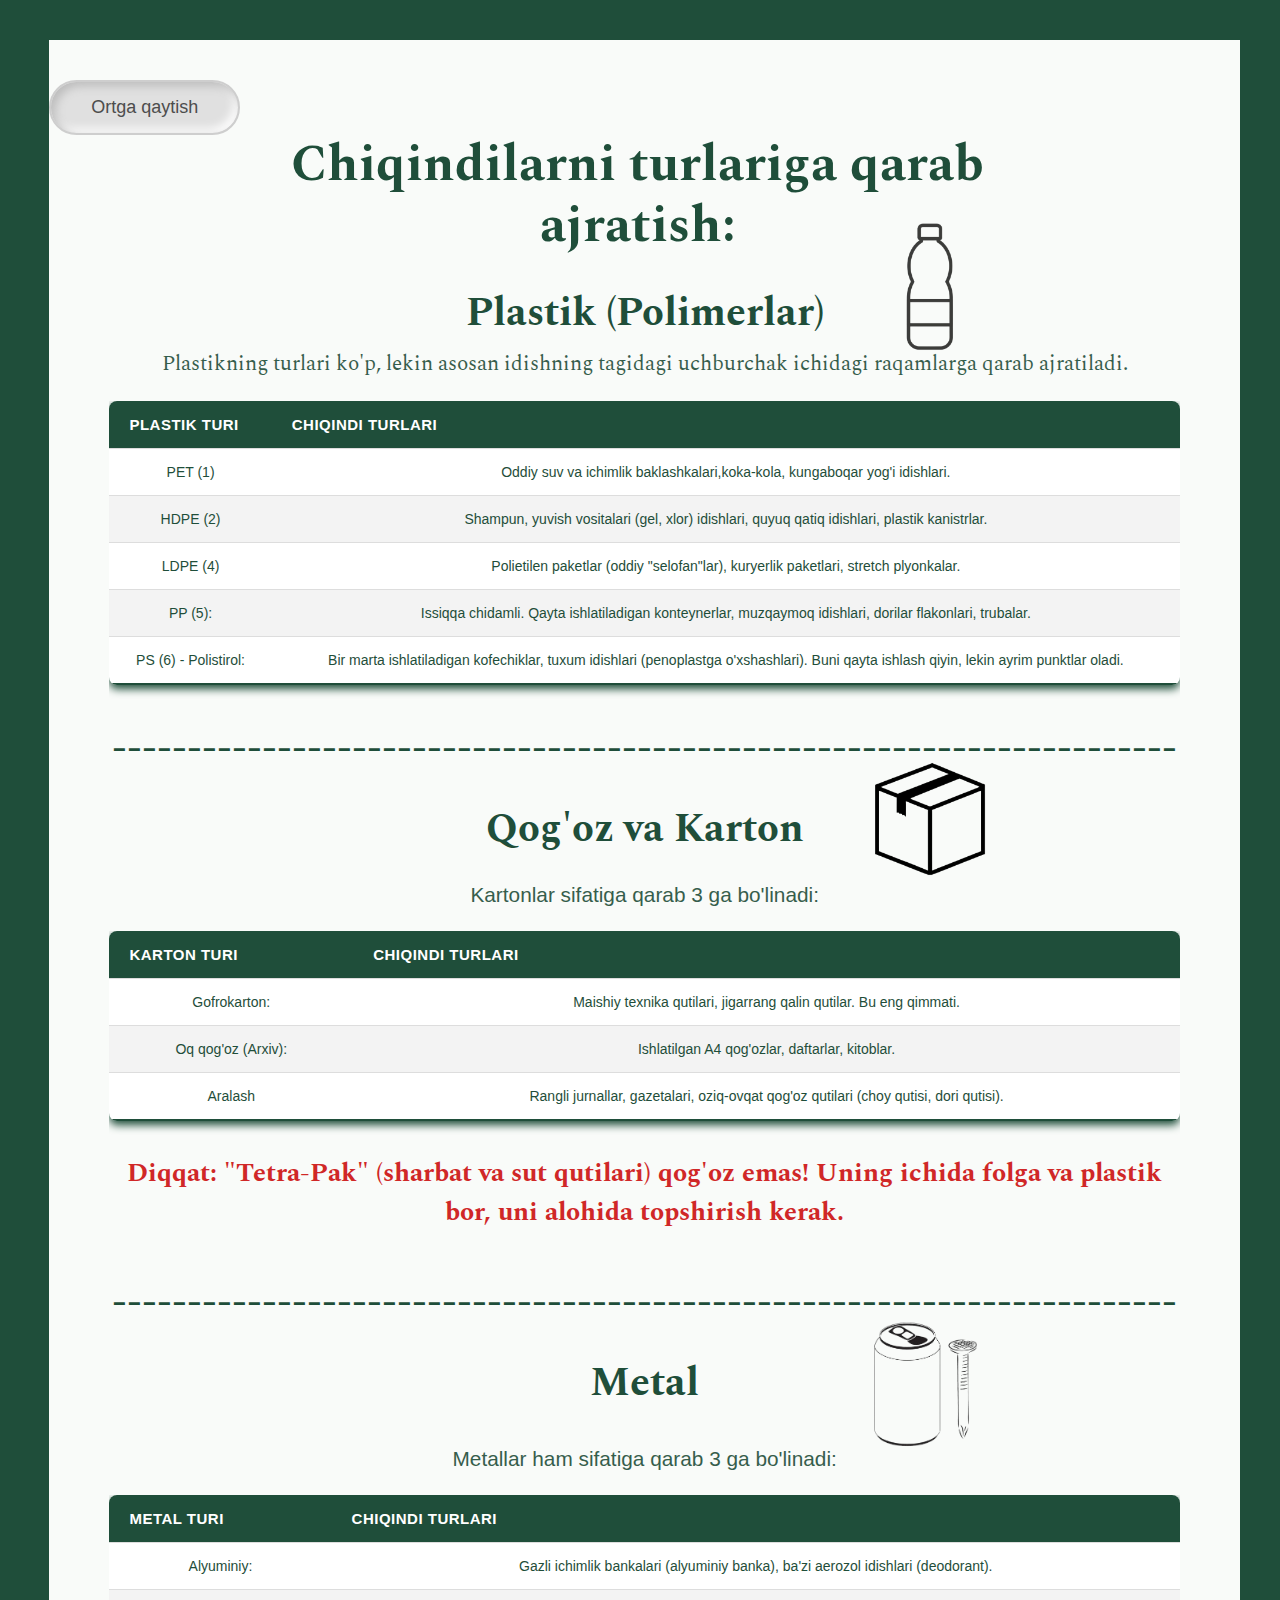
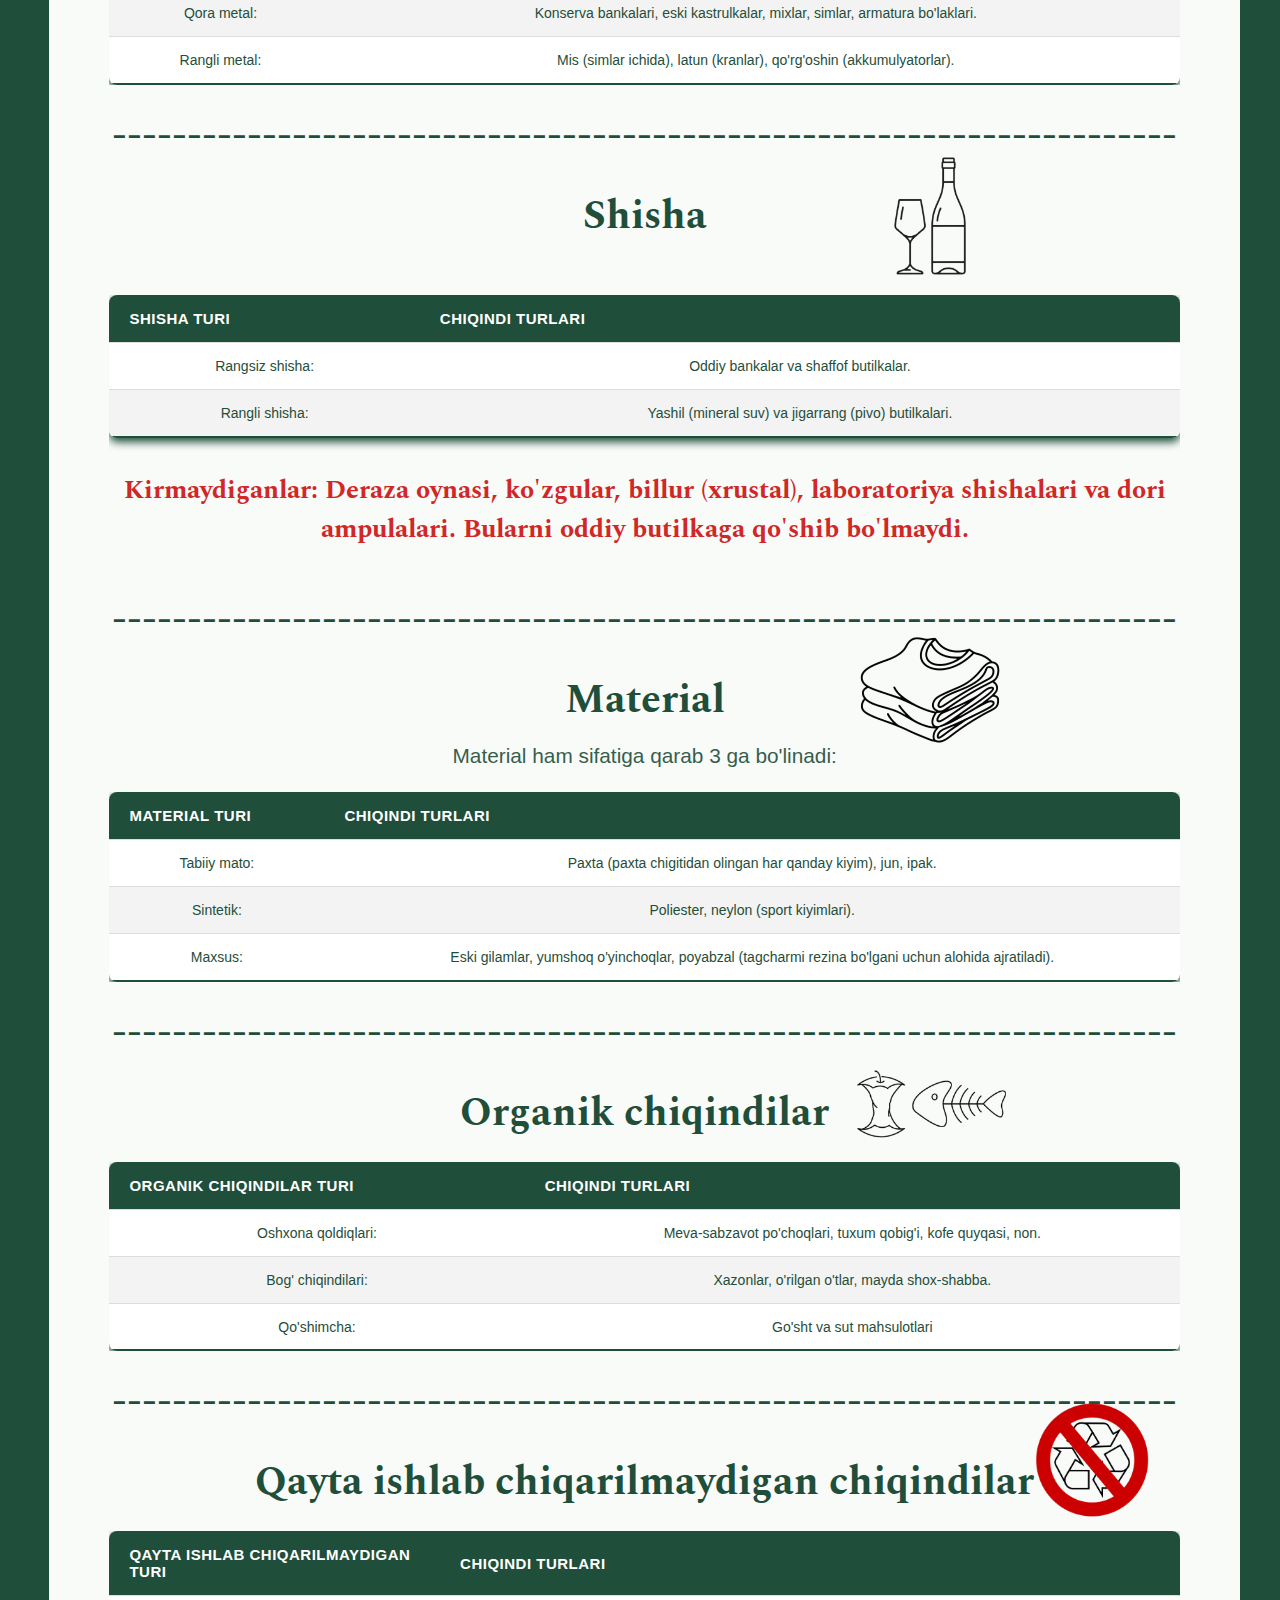
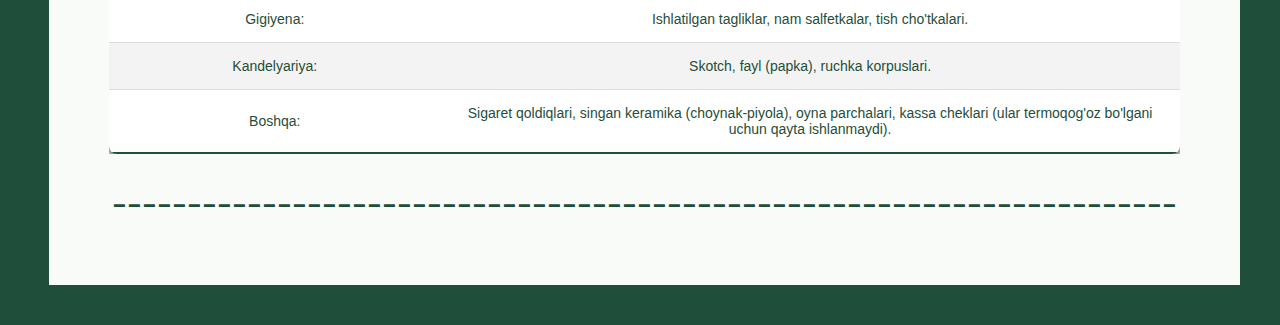
<file: ajratish.html>
<!DOCTYPE html>
<html lang="uz">
<head>
    <meta charset="UTF-8">
    <meta name="viewport" content="width=device-width, initial-scale=1.0">
    <title>Gaia - Nurturing Our Planet</title>
    <link rel="stylesheet" href="ajratish.css">
    <link href="https://fonts.googleapis.com/css2?family=Spectral:wght@300;500;700&display=swap" rel="stylesheet">
</head>
<body>
<header>
    <div class="nav-right">
        <button class="join-btn">Join us</button>
    </div>
</header>
    <main class="hero-section">
        <div class="full-width-content">
                            <button class="neu-button" style="margin-top:30px"  onclick="goBack()">Ortga qaytish</button>
            <h1>Chiqindilarni turlariga qarab ajratish:</h1>
             <h2>Plastik (Polimerlar)</h2>
                             <div class="belgicha" style="margin-top: -40px;margin-left:120px;">
            <img src="butilka-removebg-preview.png">
        </div>
             <p>Plastikning turlari ko'p, lekin asosan idishning tagidagi uchburchak ichidagi raqamlarga qarab ajratiladi.</p>
                <div class="table-container">
                    <table class="waste-table">
                        <thead>
                            <tr>
                                <th>Plastik turi</th>
                                <th>Chiqindi turlari</th>
                            </tr>
                        </thead>
                        <tbody>
                            <tr>
                                <td>PET (1)</td>
                                <td>Oddiy suv va ichimlik baklashkalari,koka-kola, kungaboqar yog'i idishlari.</td>

                            </tr>
                            <tr>
                                <td>HDPE (2)</td>
                                <td>Shampun, yuvish vositalari (gel, xlor) idishlari, quyuq qatiq idishlari, plastik kanistrlar.</td>

                            </tr>
                            <tr>
                                <td>LDPE (4)</td>
                                <td>Polietilen paketlar (oddiy "selofan"lar), kuryerlik paketlari, stretch plyonkalar.</td>

                            </tr>
                            <tr>
                                <td>PP (5):</td>
                                <td>Issiqqa chidamli. Qayta ishlatiladigan konteynerlar, muzqaymoq idishlari, dorilar flakonlari, trubalar.</td>

                            </tr>
                            <tr>

                               <td>PS (6) - Polistirol:</td>
                                <td>Bir marta ishlatiladigan kofechiklar, tuxum idishlari (penoplastga o'xshashlari). Buni qayta ishlash qiyin, lekin ayrim punktlar oladi.</td>

                            </tr>
                            <tr>
        
                        </tbody>
                    </table>
<div class="full-width-content">
    <p><br></p>
    <h2>-----------------------------------------------------------------------</h2>
</div>
                                 <h2>Qog'oz va Karton</h2>
                 <div class="belgicha" style="margin-top: -20px;margin-left:120px;">
            <img src="box-removebg-preview.png">
        </div>
             <p>Kartonlar sifatiga qarab 3 ga bo'linadi:</p>
                <div class="table-container">
                    <table class="waste-table">
                        <thead>
                            <tr>
                                <th>Karton turi</th>
                                <th>Chiqindi turlari</th>
                            </tr>
                        </thead>
                        <tbody>
                            <tr>
                                <td>Gofrokarton:</td>
                                <td>Maishiy texnika qutilari, jigarrang qalin qutilar. Bu eng qimmati.</td>

                            </tr>
                            <tr>
                                <td>Oq qog'oz (Arxiv):</td>
                                <td>Ishlatilgan A4 qog'ozlar, daftarlar, kitoblar.</td>

                            </tr>
                            <tr>
                                <td>Aralash</td>
                                <td>Rangli jurnallar, gazetalari, oziq-ovqat qog'oz qutilari (choy qutisi, dori qutisi).</td>

                            </tr>
                            <tr>
 
                        </tbody>
                    </table>
      <div class="red">
        <p><br></p>
        <h3>Diqqat: "Tetra-Pak" (sharbat va sut qutilari) qog'oz emas! Uning ichida folga va plastik bor, uni alohida topshirish kerak.</h3>
      </div>              
 
                </div>
                <div class="full-width-content">
    
    <h2>-----------------------------------------------------------------------</h2>
</div>

                                <h2>Metal</h2>
                 <div class="belgicha" style="margin-top: -10px;margin-left:120px;">
            <img src="metalla-removebg-preview.png">
        </div>
             <p>Metallar ham sifatiga qarab 3 ga bo'linadi:</p>
                <div class="table-container">
                    <table class="waste-table">
                        <thead>
                            <tr>
                                <th>Metal turi</th>
                                <th>Chiqindi turlari</th>
                            </tr>
                        </thead>
                        <tbody>
                            <tr>
                                <td>Alyuminiy:</td>
                                <td>Gazli ichimlik bankalari (alyuminiy banka), ba'zi aerozol idishlari (deodorant).</td>

                            </tr>
                            <tr>
                                <td>Qora metal:</td>
                                <td>Konserva bankalari, eski kastrulkalar, mixlar, simlar, armatura bo'laklari.</td>

                            </tr>
                            <tr>
                                <td>Rangli metal:</td>
                                <td>Mis (simlar ichida), latun (kranlar), qo'rg'oshin (akkumulyatorlar).</td>

                            </tr>
                            <tr>
 
                        </tbody>
                    </table>            
 
                </div>
                <div class="full-width-content">
    
    <h2>-----------------------------------------------------------------------</h2>
</div>


                                <h2>Shisha</h2>
                 <div class="belgicha" style="margin-top: -10px;margin-left:120px;">
            <img src="shishaidiw-removebg-preview.png">
        </div>
                <div class="table-container">
                    <table class="waste-table">
                        <thead>
                            <tr>
                                <th>Shisha turi</th>
                                <th>Chiqindi turlari</th>
                            </tr>
                        </thead>
                        <tbody>
                            <tr>
                                <td>Rangsiz shisha:</td>
                                <td>Oddiy bankalar va shaffof butilkalar.</td>

                            </tr>
                            <tr>
                                <td>Rangli shisha:</td>
                                <td>Yashil (mineral suv) va jigarrang (pivo) butilkalari.</td>

                            </tr>

 
                        </tbody>
                    </table>            
       <div class="red">
        <p><br></p>
        <h3>Kirmaydiganlar: Deraza oynasi, ko'zgular, billur (xrustal), laboratoriya shishalari va dori ampulalari. Bularni oddiy butilkaga qo'shib bo'lmaydi.</h3>
      </div>            
                </div>
                <div class="full-width-content">
    
    <h2>-----------------------------------------------------------------------</h2>
</div>

                               <h2>Material</h2>
              <div class="belgiw" style="margin-top: 50px;margin-left:120px;margin-bottom:-60px">
            <img src="cloth-removebg-preview.png">
        </div>
             <p>Material ham sifatiga qarab 3 ga bo'linadi:</p>
                <div class="table-container">
                    <table class="waste-table">
                        <thead>
                            <tr>
                                <th>Material turi</th>
                                <th>Chiqindi turlari</th>
                            </tr>
                        </thead>
                        <tbody>
                            <tr>
                                <td>Tabiiy mato:</td>
                                <td>Paxta (paxta chigitidan olingan har qanday kiyim), jun, ipak.</td>

                            </tr>
                            <tr>
                                <td>Sintetik:</td>
                                <td>Poliester, neylon (sport kiyimlari).</td>

                            </tr>
                            <tr>
                                <td>Maxsus:</td>
                                <td>Eski gilamlar, yumshoq o'yinchoqlar, poyabzal (tagcharmi rezina bo'lgani uchun alohida ajratiladi).</td>

                            </tr>
                            <tr>
 
                        </tbody>
                    </table>            
 
                </div>
                <div class="full-width-content">
    
    <h2>-----------------------------------------------------------------------</h2>
</div>



                               <h2>Organik chiqindilar</h2>
                 <div class="belgi" style="margin-top: -40px;margin-left:120px;">
            <img src="organik-removebg-preview.png">
        </div>
                <div class="table-container">
                    <table class="waste-table">
                        <thead>
                            <tr>
                                <th>Organik chiqindilar turi</th>
                                <th>Chiqindi turlari</th>
                            </tr>
                        </thead>
                        <tbody>
                            <tr>
                                <td>Oshxona qoldiqlari:</td>
                                <td>Meva-sabzavot po'choqlari, tuxum qobig'i, kofe quyqasi, non.</td>

                            </tr>
                            <tr>
                                <td>Bog' chiqindilari:</td>
                                <td>Xazonlar, o'rilgan o'tlar, mayda shox-shabba.</td>

                            </tr>
                            <tr>
                                <td>Qo'shimcha:</td>
                                <td>Go'sht va sut mahsulotlari</td>

                            </tr>
                            <tr>
 
                        </tbody>
                    </table>            
 
                </div>
                <div class="full-width-content">
    
    <h2>-----------------------------------------------------------------------</h2>
</div>


                               <h2>Qayta ishlab chiqarilmaydigan chiqindilar</h2>
             <div class="belgicha" style="margin-top: -40px;margin-left:440px;">
            <img src="norecycanle-removebg-preview.png">
        </div>

                <div class="table-container">
                    <table class="waste-table">
                        <thead>
                            <tr>
                                <th>Qayta ishlab chiqarilmaydigan turi</th>
                                <th>Chiqindi turlari</th>
                            </tr>
                        </thead>
                        <tbody>
                            <tr>
                                <td>Gigiyena:</td>
                                <td>Ishlatilgan tagliklar, nam salfetkalar, tish cho'tkalari.</td>

                            </tr>
                            <tr>
                                <td>Kandelyariya:</td>
                                <td>Skotch, fayl (papka), ruchka korpuslari.</td>

                            </tr>
                            <tr>
                                <td>Boshqa:</td>
                                <td>Sigaret qoldiqlari, singan keramika (choynak-piyola), oyna parchalari, kassa cheklari (ular termoqog'oz bo'lgani uchun qayta ishlanmaydi).</td>

                            </tr>
                            <tr>
 
                        </tbody>
                    </table>            
 
                </div>
                <div class="full-width-content">
    
    <h2>-----------------------------------------------------------------------</h2>
</div>

                </div>
                </main>
</body>
<script>
            function goBack() {
            window.history.back();
        }

</script>
</html>
</file>
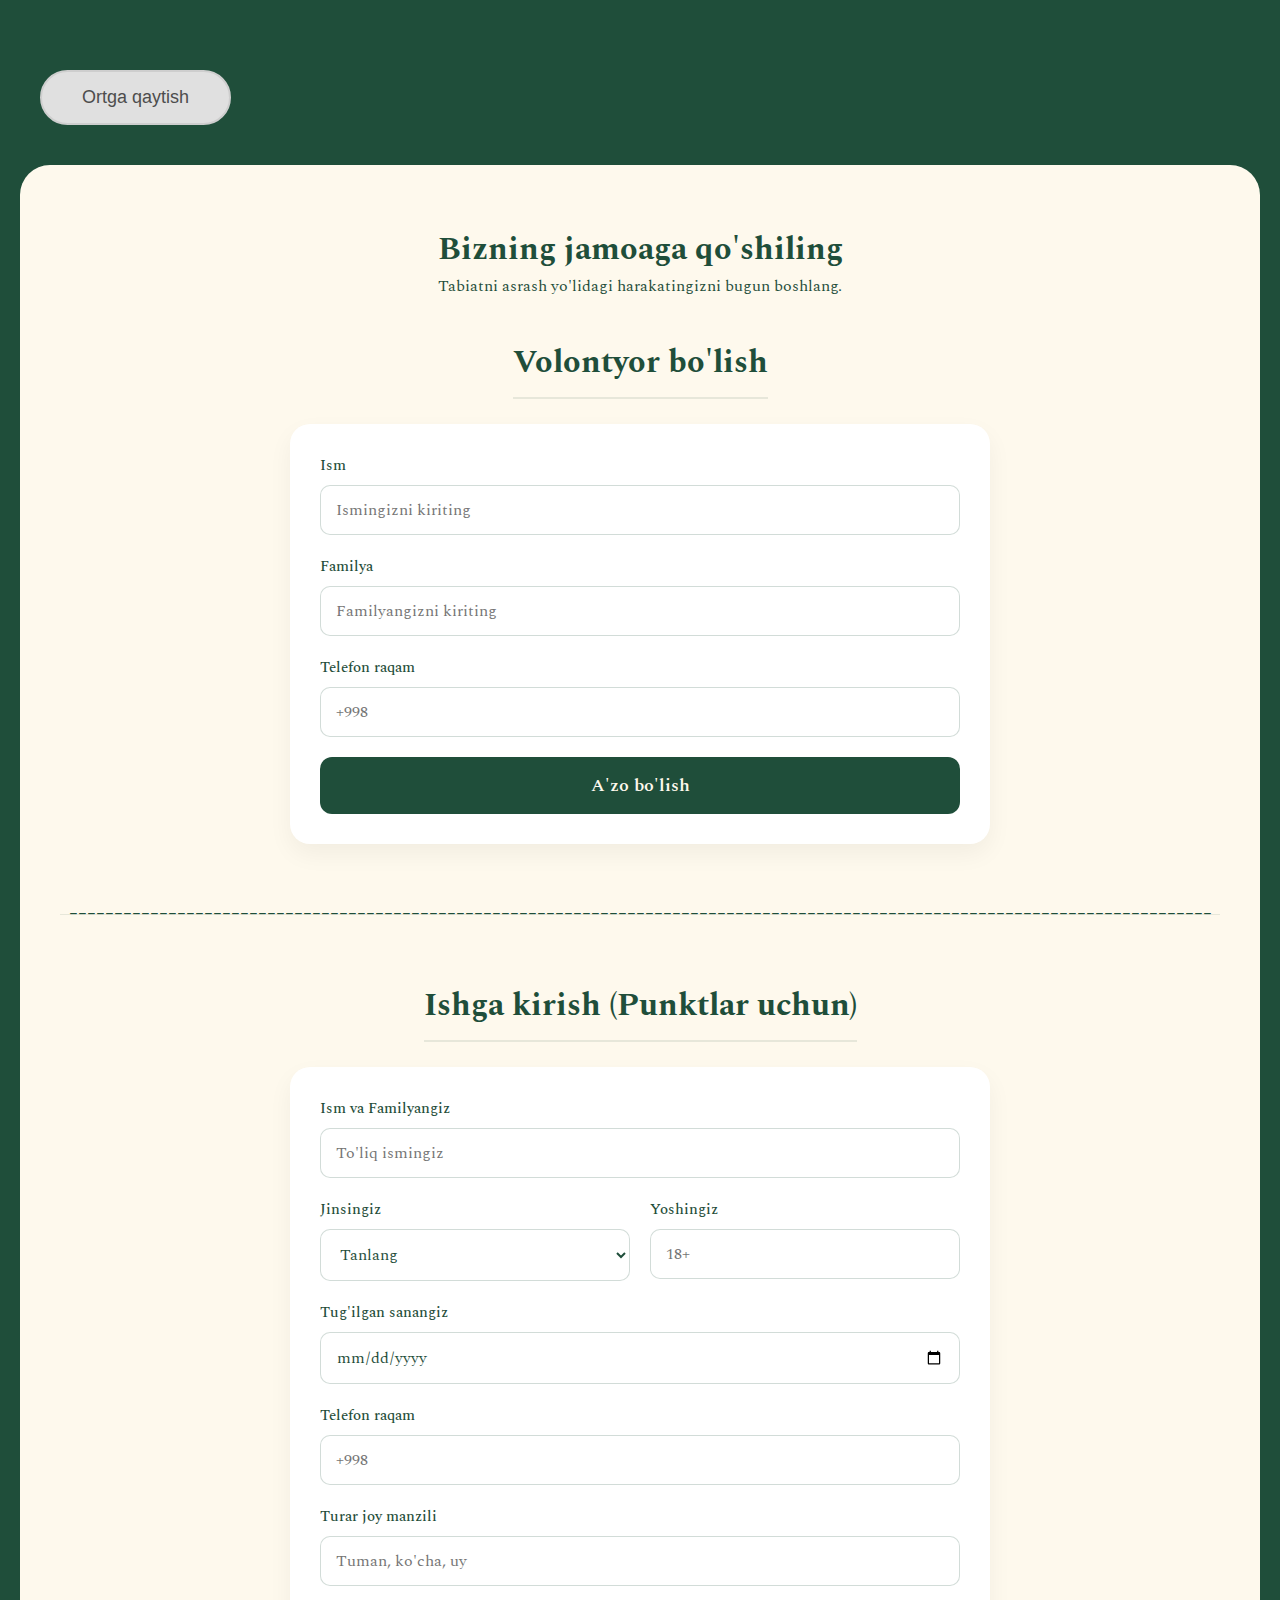
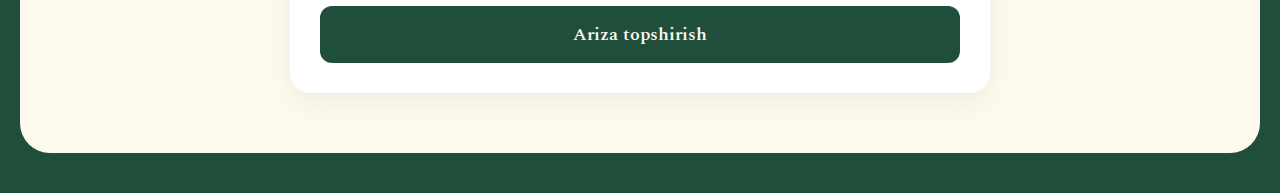
<file: elon.html>
<!DOCTYPE html>
<html lang="uz">
<head>
    <meta charset="UTF-8">
    <meta name="viewport" content="width=device-width, initial-scale=1.0">
    <title>Gaia - Bizga qo'shiling</title>
    <link rel="stylesheet" href="elon.css">
    <link href="https://fonts.googleapis.com/css2?family=Spectral:wght@300;500;700&display=swap" rel="stylesheet">
</head>
<body>
    <header>
        <div class="nav-right" style="padding: 20px;">
            <button class="neu-button" onclick="goBack()">Ortga qaytish</button>
        </div>
    </header>

    <main class="hero-section">
        <div class="full-width-content">
            <h1>Bizning jamoaga qo'shiling</h1>
            <p>Tabiatni asrash yo'lidagi harakatingizni bugun boshlang.</p>

            <div class="forms-wrapper">
                <section class="form-section">
                    <h2 class="section-title">Volontyor bo'lish</h2>
                    <div class="form-container">
                        <form id="volunteer-form">
                            <div class="form-group">
                                <label for="v-name">Ism</label>
                                <input type="text" id="v-name" placeholder="Ismingizni kiriting" required>
                            </div>
                            <div class="form-group">
                                <label for="v-surname">Familya</label>
                                <input type="text" id="v-surname" placeholder="Familyangizni kiriting" required>
                            </div>
                            <div class="form-group">
                                <label for="v-phone">Telefon raqam</label>
                                <input type="tel" id="v-phone" placeholder="+998" required>
                            </div>
                            <button type="submit" class="join-btn-full">A'zo bo'lish</button>
                        </form>
                    </div>
                </section>

                <div class="divider"></div>
        <div class="full-width-content" style="margin-top:-90px">
            <h2>-------------------------------------------------------------------------------------------------------------------------------</h2>
        </div>

                <section class="form-section">
                    <h2 class="section-title">Ishga kirish (Punktlar uchun)</h2>
                    <div class="form-container">
                        <form id="job-form">
                            <div class="form-group">
                                <label for="j-fullname">Ism va Familyangiz</label>
                                <input type="text" id="j-fullname" placeholder="To'liq ismingiz" required>
                            </div>
                            
                            <div class="form-row">
                                <div class="form-group">
                                    <label for="j-gender">Jinsingiz</label>
                                    <select id="j-gender" required>
                                        <option value="">Tanlang</option>
                                        <option value="male">Erkak</option>
                                        <option value="female">Ayol</option>
                                    </select>
                                </div>
                                <div class="form-group">
                                    <label for="j-age">Yoshingiz</label>
                                    <input type="number" id="j-age" min="18" placeholder="18+" required>
                                </div>
                            </div>

                            <div class="form-group">
                                <label for="j-birth">Tug'ilgan sanangiz</label>
                                <input type="date" id="j-birth" required>
                            </div>
                            
                            <div class="form-group">
                                <label for="j-phone">Telefon raqam</label>
                                <input type="tel" id="j-phone" placeholder="+998" required>
                            </div>

                            <div class="form-group">
                                <label for="j-address">Turar joy manzili</label>
                                <input type="text" id="j-address" placeholder="Tuman, ko'cha, uy" required>
                            </div>

                            <button type="submit" class="join-btn-full">Ariza topshirish</button>
                        </form>
                    </div>
                </section>
            </div>
        </div>
    </main>

    <script>
        function goBack() {
            window.history.back();
        }
    </script>
</body>
</html>
</file>
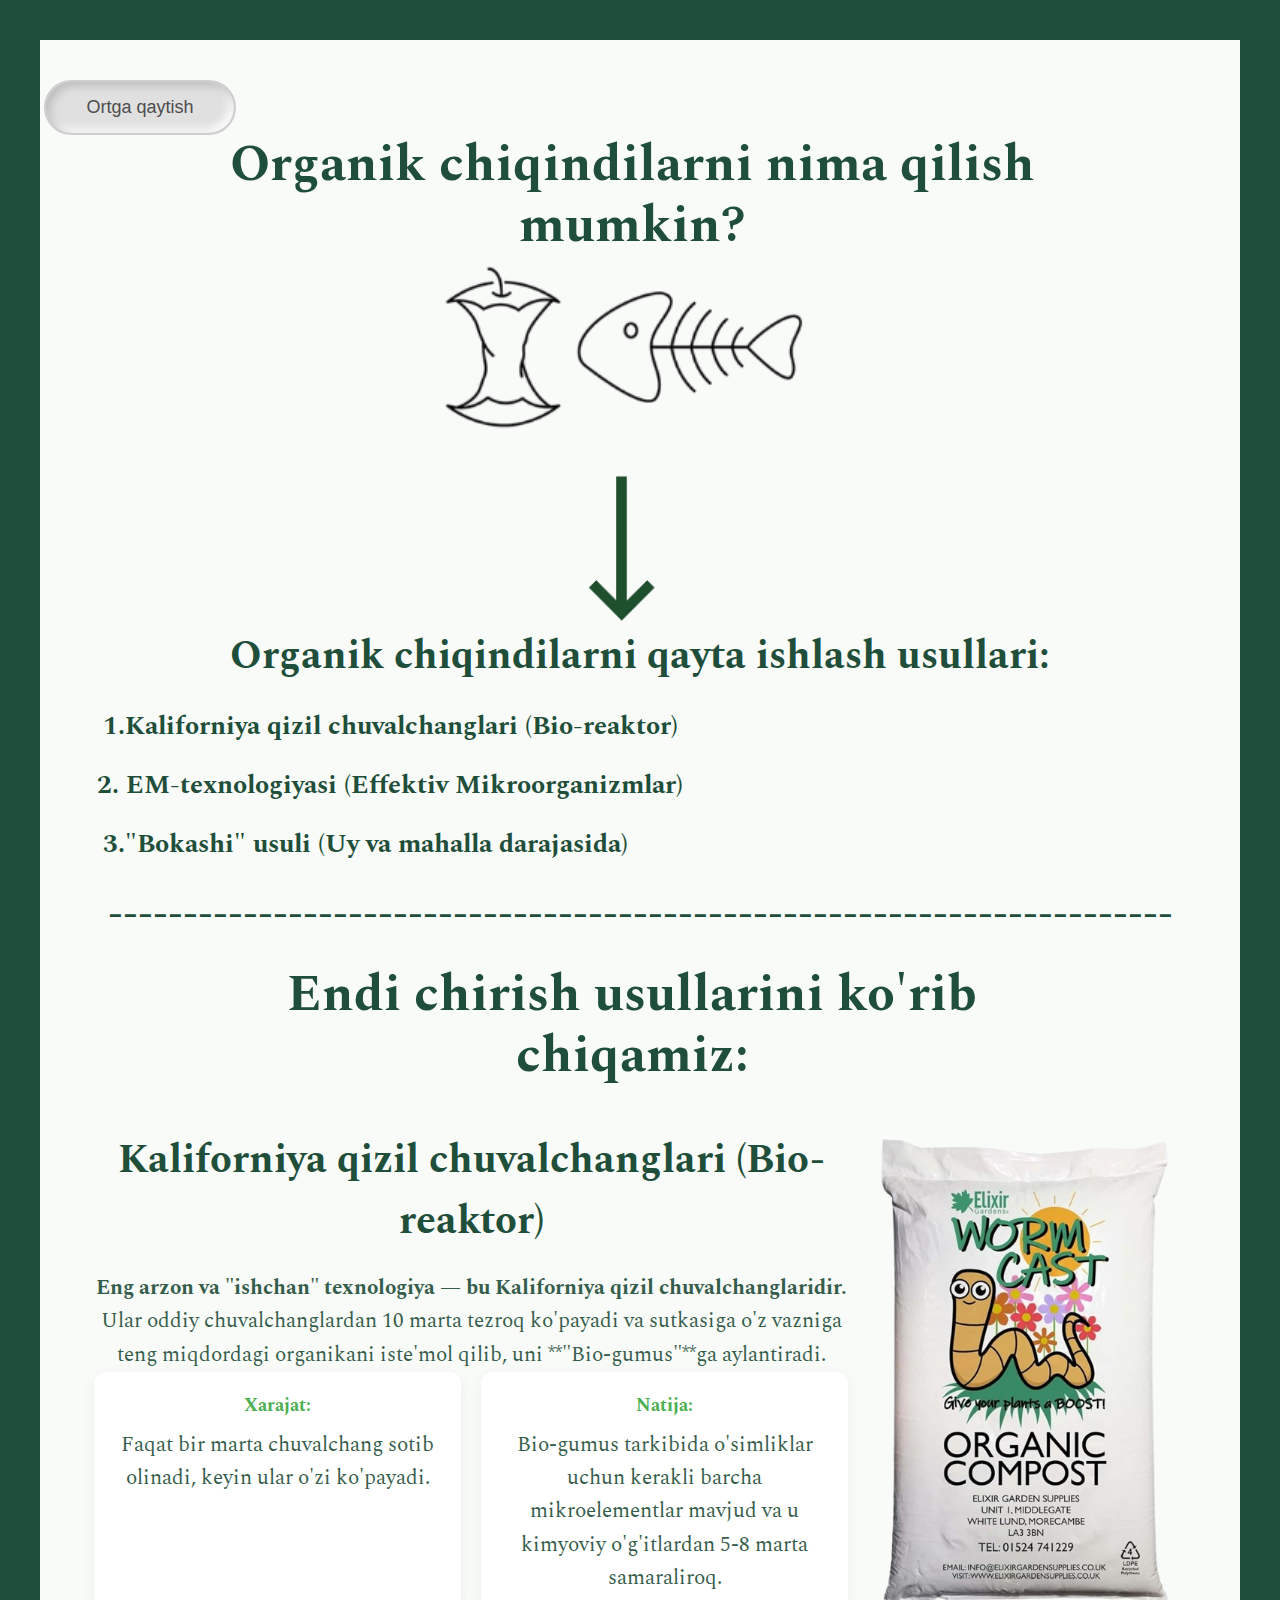
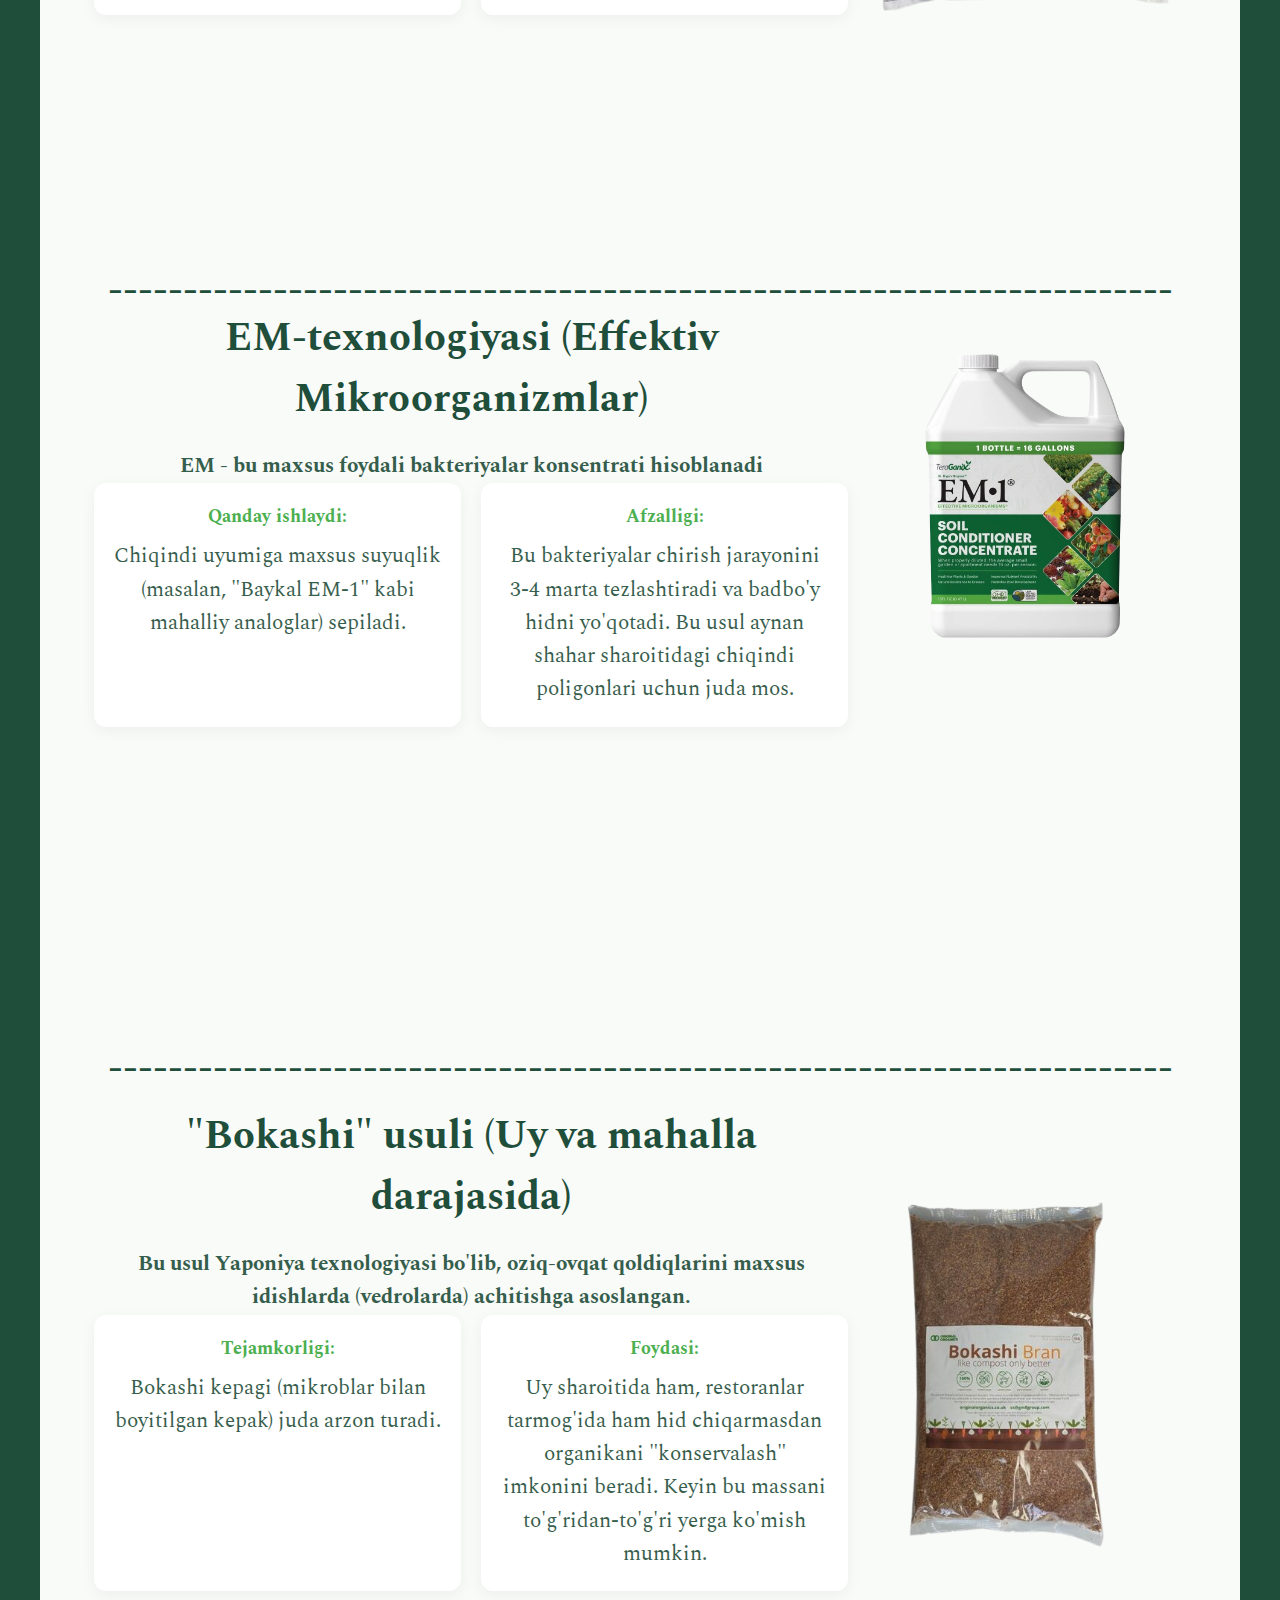
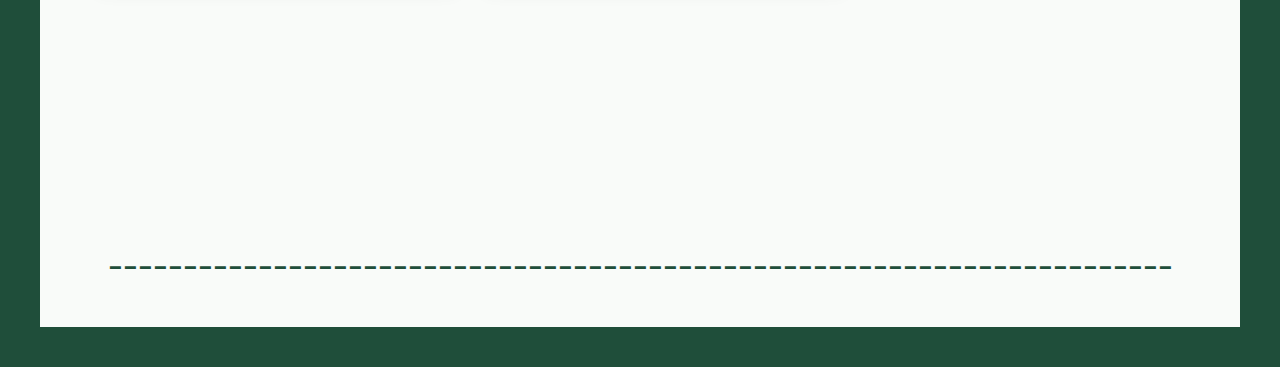
<file: organik.html>
<!DOCTYPE html>
<html lang="uz">
<head>
    <meta charset="UTF-8">
    <meta name="viewport" content="width=device-width, initial-scale=1.0">
    <title>Gaia - Nurturing Our Planet</title>
    <link rel="stylesheet" href="yechim.css">
    <link href="https://fonts.googleapis.com/css2?family=Spectral:wght@300;500;700&display=swap" rel="stylesheet">
</head>
<body>
<header>
    <div class="nav-right">
        <button class="join-btn">Join us</button>
    </div>
</header>

    <main class="hero-section">
        <div class="full-width-content">
                <button class="neu-button" style="margin-top:30px"  onclick="goBack()">Ortga qaytish</button>
            <h1>Organik chiqindilarni nima qilish mumkin?</h1>
                            <div class="illu">
                    <img src="organik-removebg-preview.png">
                </div>
                <div class="strelka">
                    <img src="strelka-removebg-preview.png">
                </div>
<h2>Organik chiqindilarni qayta ishlash usullari:</h2>
<div class="full-width-content" style="margin-left:-250px">
<h3>1.Kaliforniya qizil chuvalchanglari (Bio-reaktor)</h3>
<h3>2. EM-texnologiyasi (Effektiv Mikroorganizmlar)</h3>
<div class="full-width-content" style="margin-left:-25px">
<h3>3."Bokashi" usuli (Uy va mahalla darajasida)</h3>
</div></div>
<div class="full-width-content">
<h2>-----------------------------------------------------------------------</h2>
        <h1>Endi chirish usullarini ko'rib chiqamiz:</h1>

                <div class="illustrational" style="margin-left:780px;margin-bottom: -450px;margin-top:100px;">
    <img src="biogumus-removebg-preview.png">
</div>


 <section class="hero-section">
    <div class="hero-content">
        <div class="text-side" style="margin-top: -20px;">
            <h2>Kaliforniya qizil chuvalchanglari (Bio-reaktor)</h2>
            <p class="description">
                <strong>Eng arzon va "ishchan" texnologiya — bu Kaliforniya qizil chuvalchanglaridir.</strong> 
                Ular oddiy chuvalchanglardan 10 marta tezroq ko'payadi va sutkasiga o'z vazniga teng miqdordagi organikani iste'mol qilib, uni **"Bio-gumus"**ga aylantiradi.
            </p>

            <div class="info-grid">
                <div class="info-card">
                    <h3>Xarajat:</h3>
                    <p>Faqat bir marta chuvalchang sotib olinadi, keyin ular o'zi ko'payadi.</p>
                </div>
                <div class="info-card">
                    <h3>Natija:</h3>
                    <p>Bio-gumus tarkibida o'simliklar uchun kerakli barcha mikroelementlar mavjud va u kimyoviy o'g'itlardan 5-8 marta samaraliroq.</p>
                </div>
            </div>



        </div>
        </div>

    </div>
<div class="full-width-content">
    <h2>-----------------------------------------------------------------------</h2>
</div>

              <div class="illustrational" style="margin-left:780px;margin-bottom: -290px;margin-top:80px;">
    <img src="em-removebg-preview.png">
</div>


 <section class="hero-section">
    <div class="hero-content">
        <div class="text-side" style="margin-top: -20px;">
            <h2>EM-texnologiyasi (Effektiv Mikroorganizmlar)</h2>
            <p class="description">
                <strong>EM - bu maxsus foydali bakteriyalar konsentrati hisoblanadi</strong> 
              </p>

            <div class="info-grid">
                <div class="info-card">
                    <h3>Qanday ishlaydi:</h3>
                    <p>Chiqindi uyumiga maxsus suyuqlik (masalan, "Baykal EM-1" kabi mahalliy analoglar) sepiladi.</p>
                </div>
                <div class="info-card">
                    <h3>Afzalligi:</h3>
                    <p>Bu bakteriyalar chirish jarayonini 3-4 marta tezlashtiradi va badbo'y hidni yo'qotadi. Bu usul aynan shahar sharoitidagi chiqindi poligonlari uchun juda mos.</p>
                </div>
            </div>

</div>
</div>

</section>
<div class="full-width-content">
    <h2>-----------------------------------------------------------------------</h2>
</div>


                <div class="illustrationny" style="margin-left:730px;margin-bottom: -400px;margin-top:150px;">
    <img src="bokashi-removebg-preview.png">
</div>


 <section class="hero-section">
    <div class="hero-content">
        <div class="text-side" style="margin-top: -20px;">
            <h2>"Bokashi" usuli (Uy va mahalla darajasida)</h2>
            <p class="description">
                <strong>Bu usul Yaponiya texnologiyasi bo'lib, oziq-ovqat qoldiqlarini maxsus idishlarda (vedrolarda) achitishga asoslangan.</strong> 
                            </p>

            <div class="info-grid">
                <div class="info-card">
                    <h3>Tejamkorligi:</h3>
                    <p>Bokashi kepagi (mikroblar bilan boyitilgan kepak) juda arzon turadi.</p>
                </div>
                <div class="info-card">
                    <h3>Foydasi:</h3>
                    <p>Uy sharoitida ham, restoranlar tarmog'ida ham hid chiqarmasdan organikani "konservalash" imkonini beradi. Keyin bu massani to'g'ridan-to'g'ri yerga ko'mish mumkin.</p>
                </div>
            </div>



        </div>
        </div>

    </div>
<div class="full-width-content">
    <h2>-----------------------------------------------------------------------</h2>
</div>
</section>
</div>
<audio id="myAudio" loop>
    <source src="" type="audio/mpeg">
</audio>

        </div>
    </main>
</body>
<script>
            function goBack() {
            window.history.back();
        }

            document.body.addEventListener('click', function() {
        var audio = document.getElementById("myAudio");
        if (audio.paused) {
            audio.play();
        }
    }, { once: true }); // {once: true} - bu kod faqat birinchi marta bosilganda ishlaydi

    

</script>
</html>
</file>
<file: ajratish.css>
/* Umumiy sozlamalar */
* {
    margin: 0;
    padding: 0;
    box-sizing: border-box;
}

body {
    font-family: 'Spectral', serif;
    background-color: #1F4E3A; /* Tashqi fon - to'q yashil */
    display: flex;
    justify-content: center;
    align-items: center;
    min-height: 100vh;
    padding: 40px;
}

/* Saytning asosiy oqish foni (Cream card) */
.hero-section, .navbar {
    background-color: #FEF9ED;
    width: 100%;
    max-width: 1300px;
    margin-left:-60px;
}

.navbar {
    display: flex;
    justify-content: space-between;
    align-items: center;
    padding: 20px 60px;
    border-bottom: 1px solid rgba(31, 78, 58, 0.1);
}

.nav-links a {
    text-decoration: none;
    color: #1F4E3A;
    margin-right: 30px;
    font-size: 0.9rem;
    font-weight: 500;
}

.logo {
    display: flex;
    flex-direction: column;
    align-items: center;
    letter-spacing: 4px;
    color: #1F4E3A;
    font-weight: bold;
}

.join-btn {
    border: 1.5px solid #1F4E3A;
    background: transparent;
    padding: 8px 25px;
    border-radius: 20px;
    cursor: pointer;
    color: #1F4E3A;
    font-family: 'Spectral';
    font-weight: 100;
    margin-left:-20px;
}

/* Asosiy qism */
/* Asosiy qism o'zgarishlar bilan */
.hero-section {
    padding: 80px 60px;
    display: flex;
    min-height: 80vh;
}

.hero-content {
    display: grid;
    grid-template-columns: 1fr 1fr;
    gap: 40px;
    width: 100%;
}

.text-side h1 {
    font-size: 3.2rem;
    color: #1F4E3A;
    margin-bottom: 25px;
    line-height: 1.2;
    /* 80% dan 95% ga oshirildi, sarlavha ham kengroq turishi uchun */
    width: 85%; 
}

.text-side p {
    color: #1F4E3A;
    line-height: 1.6;
    font-size: 1.3rem;
    margin-bottom: 40px;
    opacity: 0.9;
    /* Max-width 800px dan 100% ga o'zgartirildi yoki qiymatni oshirdik */
    max-width: 100%; 
    
}

.scroll-down {
    color: #1F4E3A;
    font-size: 0.8rem;
    display: flex;
    flex-direction: column;
    gap: 10px;
}

/* O'ng tarafdagi katta matn */
.visual-side {
    position: relative;
    display: flex;
    flex-direction: column;
    align-items: flex-end;
}

.big-text {
    font-size: 4.5rem;
    line-height: 1.0;
    color: #841a1a;
    font-weight: 800;
    text-align: right;
    margin-left: -90px;
    margin-top:10px;
}

.illustration img {
    width: 450px;
    margin-top: 30px;
    margin-right: 40px;
    margin-bottom:-40px;
    margin-top:-20px;
}

/* Mobil moslashuv */
@media (max-width: 768px) {
    .hero-content {
        grid-template-columns: 1fr;
    }
    .big-text {
        font-size: 4rem;
    }
    .navbar {
        padding: 20px;
    }
}

/* Konteynerni markazlashtirish va mobilga moslash */
.table-container {
    width: 100%;
    overflow-x: auto;
    margin: 20px 0;
    font-family: 'Segoe UI', Tahoma, Geneva, Verdana, sans-serif;
}

/* Jadval asosiy stillari */
.waste-table {
    border-collapse: collapse;
    width: 100%;
    min-width: 600px;
    background-color: #ffffff;
    box-shadow: 0 4px 8px     #1F4E3A;
    border-radius: 8px;
    overflow: hidden;
}

/* Sarlavha (Header) stili */
.waste-table thead {
    background-color: #1F4E3A;
    color: #ffffff;
    text-align: left;
}

.waste-table th, 
.waste-table td {
    padding: 15px 20px;
    border-bottom: 1px solid #dddddd;
}

/* Zebra effekti (qatorlarni ajratish uchun) */
.waste-table tbody tr:nth-of-type(even) {
    background-color: #f3f3f3;
}

/* Sichqoncha ustiga kelganda rang o'zgarishi */
.waste-table tbody tr:hover {
    background-color: #e9f5ff;
    transition: background-color 0.3s ease;
}

/* Oxirgi qator chegarasini olib tashlash */
.waste-table tbody tr:last-of-type {
    border-bottom: 2px solid    #1F4E3A;
}

/* Matn stilini biroz kuchaytirish */
.waste-table td {
    color: #1F4E3A;
    font-size: 14px;
}

.waste-table th {
    text-transform: uppercase;
    font-size: 15px;
    letter-spacing: 0.5px;
}


/* Umumiy kenglikdagi matn uchun stillar */
.hero-section {
    padding: 80px 20px; /* Yon tarafdagi paddingni biroz kamaytirdik */
    display: block;    /* Flex-dan voz kechamiz, shunda kontent erkin yoyiladi */
    min-height: 80vh;
    width: 100%;
}

.full-width-content {
    width: 100%;
    max-width: 1200px; 
    margin: 0 auto;    /* Markazga tekislash */
    text-align: center;
    
}
.full-width-content h2 {
    font-size: 2.5rem;
    color: #1F4E3A; /* Tabiiy yashil rang (ixtiyoriy) */
    margin-bottom: 20px;
    font-family: 'Spectral', serif;
    
    
}

.full-width-content h3 {
    font-size: 1.6rem;
    color: #1F4E3A; /* Tabiiy yashil rang (ixtiyoriy) */
    margin-bottom: 20px;
    font-family: 'Spectral', serif;
    
    
}


.full-width-content p {
    max-width: 1000px; /* Matn juda yoyilib ketmasligi uchun */
    margin: 0 auto; /* Matn blokini o'rtaga qo'yish */

    color: #1F4E3A;
    line-height: 1.6;
    font-size: 1.3rem;
    opacity: 0.9;
}

.full-width-content .video-container {
    max-width: 950px; /* Matn bilan bir xil */
    margin: 20px auto; /* O'rtaga qo'yish */
    overflow: hidden; /* Chegaradan chiqib ketmasligi uchun */
    border-radius: 12px; /* Burchaklarni yumshatish (ixtiyoriy) */
    margin-bottom: -60px;
}

.auto-video {
    width: 100%;
    display: block;
    height: auto;
    object-fit: cover; /* Agar video o'lchami biroz boshqacha bo'lsa, to'ldirib turadi */
    pointer-events: none; /* Foydalanuvchi videoni ustiga bosganda to'xtab qolmasligi uchun */
}

.full-width-content h1 {
    font-size: 3.2rem;
    color: #1F4E3A;
    margin-bottom: 25px;
    line-height: 1.2;
    width: 80%;
max-width: none;
margin-left:100px;
    
}

.strelka img {
    width: 100px;
    margin-top: 30px;
    margin-right: 40px;
    margin-bottom:-20px;
    margin-top:20px;
}

.chiqindi-konteyner {
    text-align: center;
    padding: 20px;
}

.strelkalar-grid {
    display: flex;
    justify-content: space-around; /* Strelkalarni teng taqsimlaydi */
    align-items: center;
    flex-wrap: wrap; /* Ekran kichraysa keyingi qatorga tushadi */
    gap: 15px;
    margin-top: 30px;
}


.strelka-item img {
    width: 50px; /* Strelka o'lchamini shu yerdan o'zgartirasiz */
    height: auto;
    margin-bottom: 10px;
}

.strelka-item span {
    font-weight: bold;
    font-size: 20px;
    color:  #1F4E3A;
    max-width: 200px;
}

.strelka-item {
    display: flex;
    flex-direction: column;
    align-items: center;
    gap: 10px; /* Strelka va ma'lumot orasidagi masofa */
}

.main-arrow {
    width: 60px; /* Strelka o'lchami */
    height: auto;
}

.info-box {
    display: flex;
    align-items: center; /* Logo va matnni bir chiziqqa tekislaydi */
    gap: 5px; /* Logo va matn orasidagi masofa */
    background: #f4f4f4; /* Fon berish (ixtiyoriy) */
    padding: 5px 10px;
    border-radius: 8px;
}

.category-logo {
    width: 25px; /* Logotip o'lchami */
    height: 25px;
    object-fit: contain;
}

.info-box span {
    font-size: 14px;
    font-weight: 600;
}

.qavs img {
    width: 700px;
    margin-top: 30px;
    margin-right: 40px;
    margin-bottom:-20px;
    margin-top:-100px;
}

.paket img {
    width: 700px;
    margin-top: 30px;
    margin-left: -500px;
    margin-bottom:-100px;
    margin-top:-50px;
}

.yon img {
    width: 150px;
    margin-left: 170px;
    margin-bottom:60px;
    margin-top:-300px;
}

.belgi img {
    width: 180px;

    margin-left: 450px;
    margin-bottom:-20px;
    margin-top:-270px;
}

.paketik img {
    width: 200px;
    margin-top: 30px;
    margin-left: -900px;
    margin-bottom:-100px;
    margin-top:-50px;
}

.paketiw img {
    width: 350px;
    margin-top: 30px;
    margin-left: -900px;
    margin-bottom:-100px;
    margin-top:-170px;
}

.pakety img {
    width: 300px;
    margin-top: 30px;
    margin-left: -900px;
    margin-bottom:-100px;
    margin-top:-170px;
}

.paketiq img {
    width: 250px;
    margin-top: 30px;
    margin-left: -900px;
    margin-bottom:-100px;
    margin-top:-170px;
}

.paketcha img {
    width: 400px;
    margin-top: 30px;
    margin-left: -900px;
    margin-bottom:-100px;
    margin-top:-170px;
}

.belgiw img {
    width: 250px;

    margin-left: 450px;
    margin-bottom:-20px;
    margin-top:-270px;
}

:root {
    --primary-color: #1F4E3A;
    --accent-color: #4CAF50;
    --text-light: rgba(31, 78, 58, 0.8);
}

.hero-section {
    padding: 10px 5%;
    background-color: #f9fbf9;
}

.hero-content {
    display: grid;
    grid-template-columns: 1.8fr 0.4fr; /* Matn qismi biroz kengroq */
    gap: 50px;
    align-items: center;
    max-width: 1200px;
    margin: 0 auto;
    

}

.badge {
    background: rgba(76, 175, 80, 0.1);
    color: var(--accent-color);
    padding: 5px 15px;
    border-radius: 20px;
    font-size: 0.9rem;
    font-weight: bold;
}

.text-side h1 {
    font-size: 3.5rem;
    color: var(--primary-color);
    margin: 15px 0;
    line-height: 1.1;
}

.description {
    font-size: 1.2rem;
    color: var(--text-light);
    margin-bottom: 30px;
}

.info-grid {
    display: grid;
    grid-template-columns: 1fr 1fr;
    gap: 20px;
    margin-bottom: 30px;
}

.info-card {
    background: white;
    padding: 20px;
    border-radius: 12px;
    box-shadow: 0 4px 15px rgba(0,0,0,0.05);

}

.info-card h3 {
    color: var(--accent-color);
    font-size: 1.1rem;
    margin-bottom: 10px;
}

.custom-list {
    list-style: none;
    padding: 0;
}

.custom-list li::before {
    content: "✔";
    color: var(--accent-color);
    margin-right: 10px;
    font-weight: bold;
}

.benefit-item {
    margin-top: 15px;
    padding-left: 15px;
    border-left: 3px solid var(--accent-color);
}


/* Telefonlar uchun moslashuvchanlik */
@media (max-width: 968px) {
    .hero-content {
        grid-template-columns: 1fr;
    }
    
    .text-side h1 {
        font-size: 2.5rem;
    }
}
/* Asosiy konteynerni o'zgartiramiz */


.eco-badge {
    position: absolute;
    top: -20px;
    right: -20px;
    background: #4CAF50;
    color: white;
    padding: 15px 25px;
    border-radius: 50px;
    font-weight: bold;
    box-shadow: 0 10px 20px rgba(0,0,0,0.1);
    transform: rotate(10deg); /* Biroq qiyshaytirilgan zamonaviy ko'rinish */
}

/* Telefonlar uchun (Rasm pastga tushadi va kichrayadi) */
@media (max-width: 968px) {
    .hero-content {
        grid-template-columns: 1fr;
        text-align: center;
    }
    
    .image-side {
        justify-content: center;
        order: -1; /* Mobilda rasm matndan oldin chiqishi uchun */
    }
    
    .image-wrapper {
        height: 400px;
    }
    
    .text-side {
        margin-top: 20px !important;
    }
}

/* Rasm ustidagi suzib yuruvchi kichik karta */
.floating-card {
    position: absolute;
    bottom: 20px;
    left: -20px;
    background: white;
    padding: 15px 25px;
    border-radius: 15px;
    box-shadow: 0 10px 20px rgba(0,0,0,0.1);
    display: flex;
    align-items: center;
    gap: 10px;
}

.floating-card span {
    font-size: 1.5rem;
}

.floating-card p {
    margin: 0;
    font-weight: bold;
    color: var(--primary-color);
    font-size: 0.9rem;
}

/* Yengil suzish animatsiyasi */
@keyframes float {
    0% { transform: translateY(0px); }
    50% { transform: translateY(-20px); }
    100% { transform: translateY(0px); }
}

/* Telefon versiyasi uchun rasm o'lchamini to'g'irlash */
@media (max-width: 968px) {
    .image-wrapper {
        margin-top: 40px;
        border-radius: 30px; /* Mobilda oddiyroq ko'rinish */
    }
    .floating-card {
        left: 20px;
    }
}

.illustrational img {
    width: 290px;
    margin-top: 30px;
    margin-right: 40px;
    margin-bottom:-40px;
    margin-top:-50px;
}

.illustrationny img {
    width: 350px;
    margin-top: 30px;
    margin-right: 40px;
    margin-bottom:-40px;
    margin-top:-50px;
}


.illu img {
    width: 430px;
    margin-top: 30px;
    margin-right: 40px;
    margin-bottom:-40px;
    margin-top:-50px;
}

.illuw img {
    width: 410px;
    margin-top: 30px;
    margin-right: 40px;
    margin-bottom:-40px;
    margin-top:-50px;
}

.belgicha img {
    width: 150px;

    margin-left: 450px;
    margin-bottom:-20px;
    margin-top:-270px;
}

.red h3{
    color:rgb(208, 39, 39);
        font-size: 1.6rem;
    margin-bottom: 20px;
    font-family: 'Spectral', serif;
}


.neu-button {
  background-color: #e0e0e0;
  border-radius: 50px;
  box-shadow: inset 4px 4px 10px #bcbcbc, inset -4px -4px 10px #ffffff;
  color: #4d4d4d;
  cursor: pointer;
  font-size: 18px;
  padding: 15px 40px;
  transition: all 0.2s ease-in-out;
  border: 2px solid rgb(206, 206, 206);
  margin-top: 30px;
  margin-left: -1000px;
}

.neu-button:hover {
  box-shadow: inset 2px 2px 5px #bcbcbc, inset -2px -2px 5px #ffffff, 2px 2px 5px #bcbcbc, -2px -2px 5px #ffffff;
}

.neu-button:focus {
  outline: none;
  box-shadow: inset 2px 2px 5px #bcbcbc, inset -2px -2px 5px #ffffff, 2px 2px 5px #bcbcbc, -2px -2px 5px #ffffff;
}
</file>
<file: elon.css>
/* Sizning mavjud umumiy stillaringiz saqlanib qolgan */
* {
    margin: 0;
    padding: 0;
    box-sizing: border-box;
}

body {
    font-family: 'Spectral', serif;
    background-color: #1F4E3A;
    min-height: 100vh;
    padding: 20px;
}

.hero-section {
    background-color: #FEF9ED;
    width: 100%;
    max-width: 1300px;
    margin: 20px auto;
    border-radius: 30px;
    padding: 60px 40px;
}

.full-width-content {
    text-align: center;
    color: #1F4E3A;
}

/* --- Formalar uchun yangi stillar --- */

.forms-wrapper {
    display: flex;
    flex-direction: column;
    gap: 50px;
    margin-top: 40px;
}

.section-title {
    font-size: 2rem;
    margin-bottom: 25px;
    color: #1F4E3A;
    border-bottom: 2px solid rgba(31, 78, 58, 0.1);
    display: inline-block;
    padding-bottom: 10px;
}

.form-container {
    background: #ffffff;
    padding: 30px;
    border-radius: 20px;
    box-shadow: 0 10px 25px rgba(0,0,0,0.05);
    max-width: 700px;
    margin: 0 auto;
    text-align: left;
}

.form-group {
    margin-bottom: 20px;
}

.form-group label {
    display: block;
    font-weight: 500;
    margin-bottom: 8px;
    color: #1F4E3A;
    font-size: 0.95rem;
}

.form-group input, 
.form-group select {
    width: 100%;
    padding: 12px 15px;
    border: 1.5px solid rgba(31, 78, 58, 0.2);
    border-radius: 10px;
    font-family: 'Spectral', serif;
    font-size: 1rem;
    color: #1F4E3A;
    background-color: #fff;
    transition: border-color 0.3s ease;
}

.form-group input:focus {
    outline: none;
    border-color: #4CAF50;
}

.form-row {
    display: flex;
    gap: 20px;
}

.form-row .form-group {
    flex: 1;
}

.join-btn-full {
    width: 100%;
    padding: 15px;
    background-color: #1F4E3A;
    color: #FEF9ED;
    border: none;
    border-radius: 12px;
    font-family: 'Spectral', serif;
    font-size: 1.1rem;
    font-weight: 600;
    cursor: pointer;
    transition: all 0.3s ease;
}

.join-btn-full:hover {
    background-color: #2d6b51;
    transform: translateY(-2px);
}

.neu-button {
    background-color: #e0e0e0;
    border-radius: 50px;
    /* Soyalarni butunlay olib tashladik yoki juda mayin qildik */
    box-shadow: none; 
    color: #4d4d4d;
    cursor: pointer;
    font-size: 18px;
    padding: 15px 40px;
    transition: all 0.2s ease-in-out;
    border: 2px solid rgb(206, 206, 206); /* Faqat chegara qoldi */
    margin-top: 30px;
    /* margin-left: -1000px olib tashlandi */
}

.neu-button:hover {
  box-shadow: inset 2px 2px 5px #bcbcbc, inset -2px -2px 5px #ffffff, 2px 2px 5px #bcbcbc, -2px -2px 5px #ffffff;
}

.neu-button:focus {
  outline: none;
  box-shadow: inset 2px 2px 5px #bcbcbc, inset -2px -2px 5px #ffffff, 2px 2px 5px #bcbcbc, -2px -2px 5px #ffffff;
}


.divider {
    height: 1px;
    background-color: rgba(31, 78, 58, 0.1);
    margin: 20px 0;
}

/* Mobile moslashuv */
@media (max-width: 768px) {
    .form-row {
        flex-direction: column;
        gap: 0;
    }
    .hero-section {
        padding: 30px 15px;
    }
}
</file>
<file: yechim.css>
/* Umumiy sozlamalar */
* {
    margin: 0;
    padding: 0;
    box-sizing: border-box;
}

body {
    font-family: 'Spectral', serif;
    background-color: #1F4E3A; /* Tashqi fon - to'q yashil */
    display: flex;
    justify-content: center;
    align-items: center;
    min-height: 100vh;
    padding: 40px;
}

/* Saytning asosiy oqish foni (Cream card) */
.hero-section, .navbar {
    background-color: #FEF9ED;
    width: 100%;
    max-width: 1300px;
    margin-left:-60px;
}

.navbar {
    display: flex;
    justify-content: space-between;
    align-items: center;
    padding: 20px 60px;
    border-bottom: 1px solid rgba(31, 78, 58, 0.1);
}

.nav-links a {
    text-decoration: none;
    color: #1F4E3A;
    margin-right: 30px;
    font-size: 0.9rem;
    font-weight: 500;
}

.logo {
    display: flex;
    flex-direction: column;
    align-items: center;
    letter-spacing: 4px;
    color: #1F4E3A;
    font-weight: bold;
}

.join-btn {
    border: 1.5px solid #1F4E3A;
    background: transparent;
    padding: 8px 25px;
    border-radius: 20px;
    cursor: pointer;
    color: #1F4E3A;
    font-family: 'Spectral';
    font-weight: 100;
    margin-left:-20px;
}

/* Asosiy qism */
/* Asosiy qism o'zgarishlar bilan */
.hero-section {
    padding: 80px 60px;
    display: flex;
    min-height: 80vh;
}

.hero-content {
    display: grid;
    grid-template-columns: 1fr 1fr;
    gap: 40px;
    width: 100%;
}

.text-side h1 {
    font-size: 3.2rem;
    color: #1F4E3A;
    margin-bottom: 25px;
    line-height: 1.2;
    /* 80% dan 95% ga oshirildi, sarlavha ham kengroq turishi uchun */
    width: 85%; 
}

.text-side p {
    color: #1F4E3A;
    line-height: 1.6;
    font-size: 1.3rem;
    margin-bottom: 40px;
    opacity: 0.9;
    /* Max-width 800px dan 100% ga o'zgartirildi yoki qiymatni oshirdik */
    max-width: 100%; 
    
}

.scroll-down {
    color: #1F4E3A;
    font-size: 0.8rem;
    display: flex;
    flex-direction: column;
    gap: 10px;
}

/* O'ng tarafdagi katta matn */
.visual-side {
    position: relative;
    display: flex;
    flex-direction: column;
    align-items: flex-end;
}

.big-text {
    font-size: 4.5rem;
    line-height: 1.0;
    color: #841a1a;
    font-weight: 800;
    text-align: right;
    margin-left: -90px;
    margin-top:10px;
}

.illustration img {
    width: 450px;
    margin-top: 30px;
    margin-right: 40px;
    margin-bottom:-40px;
    margin-top:-20px;
}

/* Mobil moslashuv */
@media (max-width: 768px) {
    .hero-content {
        grid-template-columns: 1fr;
    }
    .big-text {
        font-size: 4rem;
    }
    .navbar {
        padding: 20px;
    }
}

/* Konteynerni markazlashtirish va mobilga moslash */
.table-container {
    width: 100%;
    overflow-x: auto;
    margin: 20px 0;
    font-family: 'Segoe UI', Tahoma, Geneva, Verdana, sans-serif;
}

/* Jadval asosiy stillari */
.waste-table {
    border-collapse: collapse;
    width: 100%;
    min-width: 600px;
    background-color: #ffffff;
    box-shadow: 0 4px 8px     #1F4E3A;
    border-radius: 8px;
    overflow: hidden;
}

/* Sarlavha (Header) stili */
.waste-table thead {
    background-color: #1F4E3A;
    color: #ffffff;
    text-align: left;
}

.waste-table th, 
.waste-table td {
    padding: 15px 20px;
    border-bottom: 1px solid #dddddd;
}

/* Zebra effekti (qatorlarni ajratish uchun) */
.waste-table tbody tr:nth-of-type(even) {
    background-color: #f3f3f3;
}

/* Sichqoncha ustiga kelganda rang o'zgarishi */
.waste-table tbody tr:hover {
    background-color: #e9f5ff;
    transition: background-color 0.3s ease;
}

/* Oxirgi qator chegarasini olib tashlash */
.waste-table tbody tr:last-of-type {
    border-bottom: 2px solid    #1F4E3A;
}

/* Matn stilini biroz kuchaytirish */
.waste-table td {
    color: #1F4E3A;
    font-size: 14px;
}

.waste-table th {
    text-transform: uppercase;
    font-size: 15px;
    letter-spacing: 0.5px;
}


/* Umumiy kenglikdagi matn uchun stillar */
.hero-section {
    padding: 80px 20px; /* Yon tarafdagi paddingni biroz kamaytirdik */
    display: block;    /* Flex-dan voz kechamiz, shunda kontent erkin yoyiladi */
    min-height: 80vh;
    width: 100%;
}

.full-width-content {
    width: 100%;
    max-width: 1200px; 
    margin: 0 auto;    /* Markazga tekislash */
    text-align: center;
    
}
.full-width-content h2 {
    font-size: 2.5rem;
    color: #1F4E3A; /* Tabiiy yashil rang (ixtiyoriy) */
    margin-bottom: 20px;
    font-family: 'Spectral', serif;
    
    
}

.full-width-content h3 {
    font-size: 1.6rem;
    color: #1F4E3A; /* Tabiiy yashil rang (ixtiyoriy) */
    margin-bottom: 20px;
    font-family: 'Spectral', serif;
    
    
}


.full-width-content p {
    max-width: 1000px; /* Matn juda yoyilib ketmasligi uchun */
    margin: 0 auto; /* Matn blokini o'rtaga qo'yish */

    color: #1F4E3A;
    line-height: 1.6;
    font-size: 1.3rem;
    opacity: 0.9;
}

.full-width-content .video-container {
    max-width: 950px; /* Matn bilan bir xil */
    margin: 20px auto; /* O'rtaga qo'yish */
    overflow: hidden; /* Chegaradan chiqib ketmasligi uchun */
    border-radius: 12px; /* Burchaklarni yumshatish (ixtiyoriy) */
    margin-bottom: -60px;
}

.auto-video {
    width: 100%;
    display: block;
    height: auto;
    object-fit: cover; /* Agar video o'lchami biroz boshqacha bo'lsa, to'ldirib turadi */
    pointer-events: none; /* Foydalanuvchi videoni ustiga bosganda to'xtab qolmasligi uchun */
}

.full-width-content h1 {
    font-size: 3.2rem;
    color: #1F4E3A;
    margin-bottom: 25px;
    line-height: 1.2;
    width: 80%;
max-width: none;
margin-left:100px;
    
}

.strelka img {
    width: 100px;
    margin-top: 30px;
    margin-right: 40px;
    margin-bottom:-20px;
    margin-top:20px;
}

.chiqindi-konteyner {
    text-align: center;
    padding: 20px;
}

.strelkalar-grid {
    display: flex;
    justify-content: space-around; /* Strelkalarni teng taqsimlaydi */
    align-items: center;
    flex-wrap: wrap; /* Ekran kichraysa keyingi qatorga tushadi */
    gap: 15px;
    margin-top: 30px;
}


.strelka-item img {
    width: 50px; /* Strelka o'lchamini shu yerdan o'zgartirasiz */
    height: auto;
    margin-bottom: 10px;
}

.strelka-item span {
    font-weight: bold;
    font-size: 20px;
    color:  #1F4E3A;
    max-width: 200px;
}

.strelka-item {
    display: flex;
    flex-direction: column;
    align-items: center;
    gap: 10px; /* Strelka va ma'lumot orasidagi masofa */
}

.main-arrow {
    width: 60px; /* Strelka o'lchami */
    height: auto;
}

.info-box {
    display: flex;
    align-items: center; /* Logo va matnni bir chiziqqa tekislaydi */
    gap: 5px; /* Logo va matn orasidagi masofa */
    background: #f4f4f4; /* Fon berish (ixtiyoriy) */
    padding: 5px 10px;
    border-radius: 8px;
}

.category-logo {
    width: 25px; /* Logotip o'lchami */
    height: 25px;
    object-fit: contain;
}

.info-box span {
    font-size: 14px;
    font-weight: 600;
}

.qavs img {
    width: 700px;
    margin-top: 30px;
    margin-right: 40px;
    margin-bottom:-20px;
    margin-top:-100px;
}

.paket img {
    width: 700px;
    margin-top: 30px;
    margin-left: -500px;
    margin-bottom:-100px;
    margin-top:-50px;
}

.yon img {
    width: 150px;
    margin-left: 170px;
    margin-bottom:60px;
    margin-top:-300px;
}

.belgi img {
    width: 180px;

    margin-left: 450px;
    margin-bottom:-20px;
    margin-top:-270px;
}

.paketik img {
    width: 200px;
    margin-top: 30px;
    margin-left: -900px;
    margin-bottom:-100px;
    margin-top:-50px;
}

.paketiw img {
    width: 350px;
    margin-top: 30px;
    margin-left: -900px;
    margin-bottom:-100px;
    margin-top:-170px;
}

.pakety img {
    width: 300px;
    margin-top: 30px;
    margin-left: -900px;
    margin-bottom:-100px;
    margin-top:-170px;
}

.paketiq img {
    width: 250px;
    margin-top: 30px;
    margin-left: -900px;
    margin-bottom:-100px;
    margin-top:-170px;
}

.paketcha img {
    width: 400px;
    margin-top: 30px;
    margin-left: -900px;
    margin-bottom:-100px;
    margin-top:-170px;
}

.belgiw img {
    width: 250px;

    margin-left: 450px;
    margin-bottom:-20px;
    margin-top:-270px;
}

:root {
    --primary-color: #1F4E3A;
    --accent-color: #4CAF50;
    --text-light: rgba(31, 78, 58, 0.8);
}

.hero-section {
    padding: 10px 5%;
    background-color: #f9fbf9;
}

.hero-content {
    display: grid;
    grid-template-columns: 1.8fr 0.4fr; /* Matn qismi biroz kengroq */
    gap: 50px;
    align-items: center;
    max-width: 1200px;
    margin: 0 auto;
    

}

.badge {
    background: rgba(76, 175, 80, 0.1);
    color: var(--accent-color);
    padding: 5px 15px;
    border-radius: 20px;
    font-size: 0.9rem;
    font-weight: bold;
}

.text-side h1 {
    font-size: 3.5rem;
    color: var(--primary-color);
    margin: 15px 0;
    line-height: 1.1;
}

.description {
    font-size: 1.2rem;
    color: var(--text-light);
    margin-bottom: 30px;
}

.info-grid {
    display: grid;
    grid-template-columns: 1fr 1fr;
    gap: 20px;
    margin-bottom: 30px;
}

.info-card {
    background: white;
    padding: 20px;
    border-radius: 12px;
    box-shadow: 0 4px 15px rgba(0,0,0,0.05);

}

.info-card h3 {
    color: var(--accent-color);
    font-size: 1.1rem;
    margin-bottom: 10px;
}

.custom-list {
    list-style: none;
    padding: 0;
}

.custom-list li::before {
    content: "✔";
    color: var(--accent-color);
    margin-right: 10px;
    font-weight: bold;
}

.benefit-item {
    margin-top: 15px;
    padding-left: 15px;
    border-left: 3px solid var(--accent-color);
}


/* Telefonlar uchun moslashuvchanlik */
@media (max-width: 968px) {
    .hero-content {
        grid-template-columns: 1fr;
    }
    
    .text-side h1 {
        font-size: 2.5rem;
    }
}
/* Asosiy konteynerni o'zgartiramiz */


.eco-badge {
    position: absolute;
    top: -20px;
    right: -20px;
    background: #4CAF50;
    color: white;
    padding: 15px 25px;
    border-radius: 50px;
    font-weight: bold;
    box-shadow: 0 10px 20px rgba(0,0,0,0.1);
    transform: rotate(10deg); /* Biroq qiyshaytirilgan zamonaviy ko'rinish */
}

/* Telefonlar uchun (Rasm pastga tushadi va kichrayadi) */
@media (max-width: 968px) {
    .hero-content {
        grid-template-columns: 1fr;
        text-align: center;
    }
    
    .image-side {
        justify-content: center;
        order: -1; /* Mobilda rasm matndan oldin chiqishi uchun */
    }
    
    .image-wrapper {
        height: 400px;
    }
    
    .text-side {
        margin-top: 20px !important;
    }
}

/* Rasm ustidagi suzib yuruvchi kichik karta */
.floating-card {
    position: absolute;
    bottom: 20px;
    left: -20px;
    background: white;
    padding: 15px 25px;
    border-radius: 15px;
    box-shadow: 0 10px 20px rgba(0,0,0,0.1);
    display: flex;
    align-items: center;
    gap: 10px;
}

.floating-card span {
    font-size: 1.5rem;
}

.floating-card p {
    margin: 0;
    font-weight: bold;
    color: var(--primary-color);
    font-size: 0.9rem;
}

/* Yengil suzish animatsiyasi */
@keyframes float {
    0% { transform: translateY(0px); }
    50% { transform: translateY(-20px); }
    100% { transform: translateY(0px); }
}

/* Telefon versiyasi uchun rasm o'lchamini to'g'irlash */
@media (max-width: 968px) {
    .image-wrapper {
        margin-top: 40px;
        border-radius: 30px; /* Mobilda oddiyroq ko'rinish */
    }
    .floating-card {
        left: 20px;
    }
}

.illustrational img {
    width: 290px;
    margin-top: 30px;
    margin-right: 40px;
    margin-bottom:-40px;
    margin-top:-50px;
}

.illustrationny img {
    width: 350px;
    margin-top: 30px;
    margin-right: 40px;
    margin-bottom:-40px;
    margin-top:-50px;
}


.illu img {
    width: 430px;
    margin-top: 30px;
    margin-right: 40px;
    margin-bottom:-40px;
    margin-top:-50px;
}

.illuw img {
    width: 410px;
    margin-top: 30px;
    margin-right: 40px;
    margin-bottom:-40px;
    margin-top:-50px;
}

.belgicha img {
    width: 150px;

    margin-left: 450px;
    margin-bottom:-20px;
    margin-top:-270px;
}

.belg img {
    width: 130px;

    margin-left: 450px;
    margin-bottom:-20px;
    margin-top:-270px;
}


.neu-button {
  background-color: #e0e0e0;
  border-radius: 50px;
  box-shadow: inset 4px 4px 10px #bcbcbc, inset -4px -4px 10px #ffffff;
  color: #4d4d4d;
  cursor: pointer;
  font-size: 18px;
  padding: 15px 40px;
  transition: all 0.2s ease-in-out;
  border: 2px solid rgb(206, 206, 206);
  margin-top: 30px;
  margin-left: -1000px;
}

.neu-button:hover {
  box-shadow: inset 2px 2px 5px #bcbcbc, inset -2px -2px 5px #ffffff, 2px 2px 5px #bcbcbc, -2px -2px 5px #ffffff;
}

.neu-button:focus {
  outline: none;
  box-shadow: inset 2px 2px 5px #bcbcbc, inset -2px -2px 5px #ffffff, 2px 2px 5px #bcbcbc, -2px -2px 5px #ffffff;
}

.li{
color:#1F4E3A;
 font-size: 1.6rem;
    margin-bottom: 20px;
    font-family: 'Spectral', serif;
}
</file>
